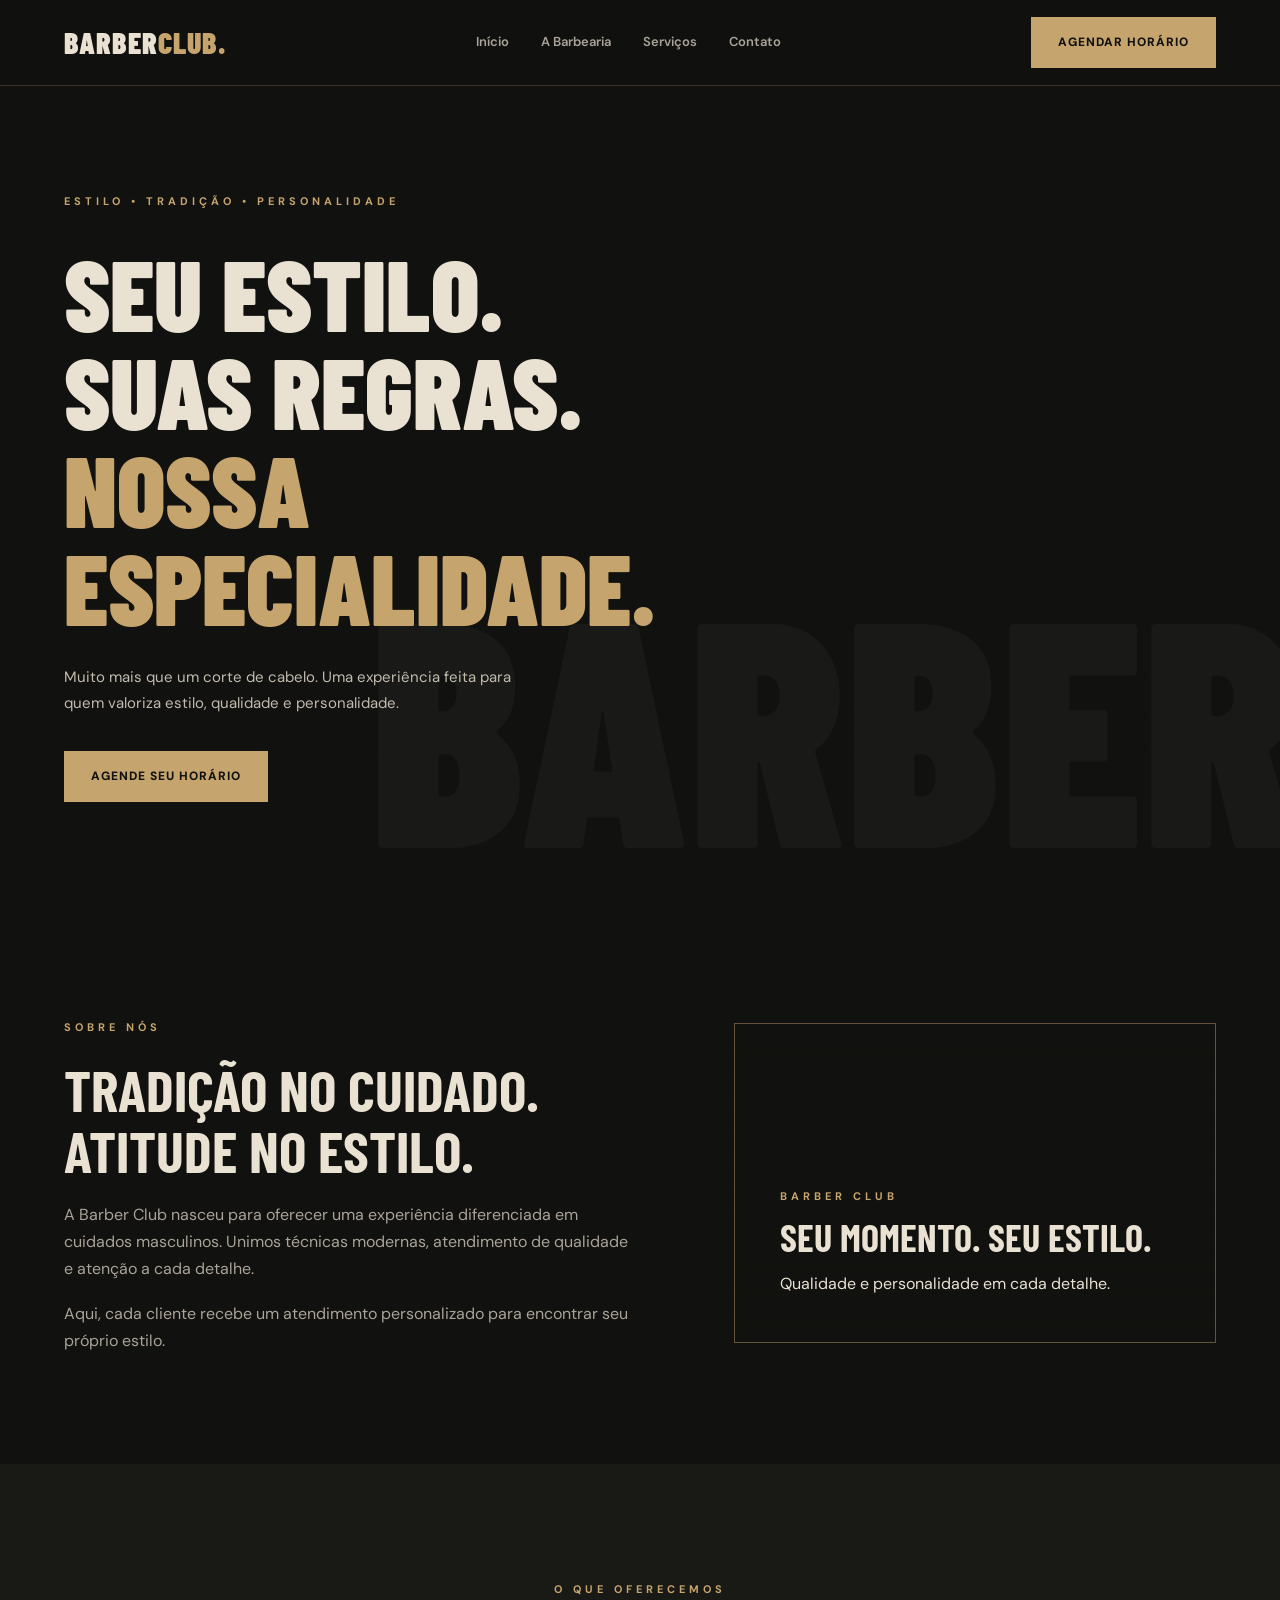
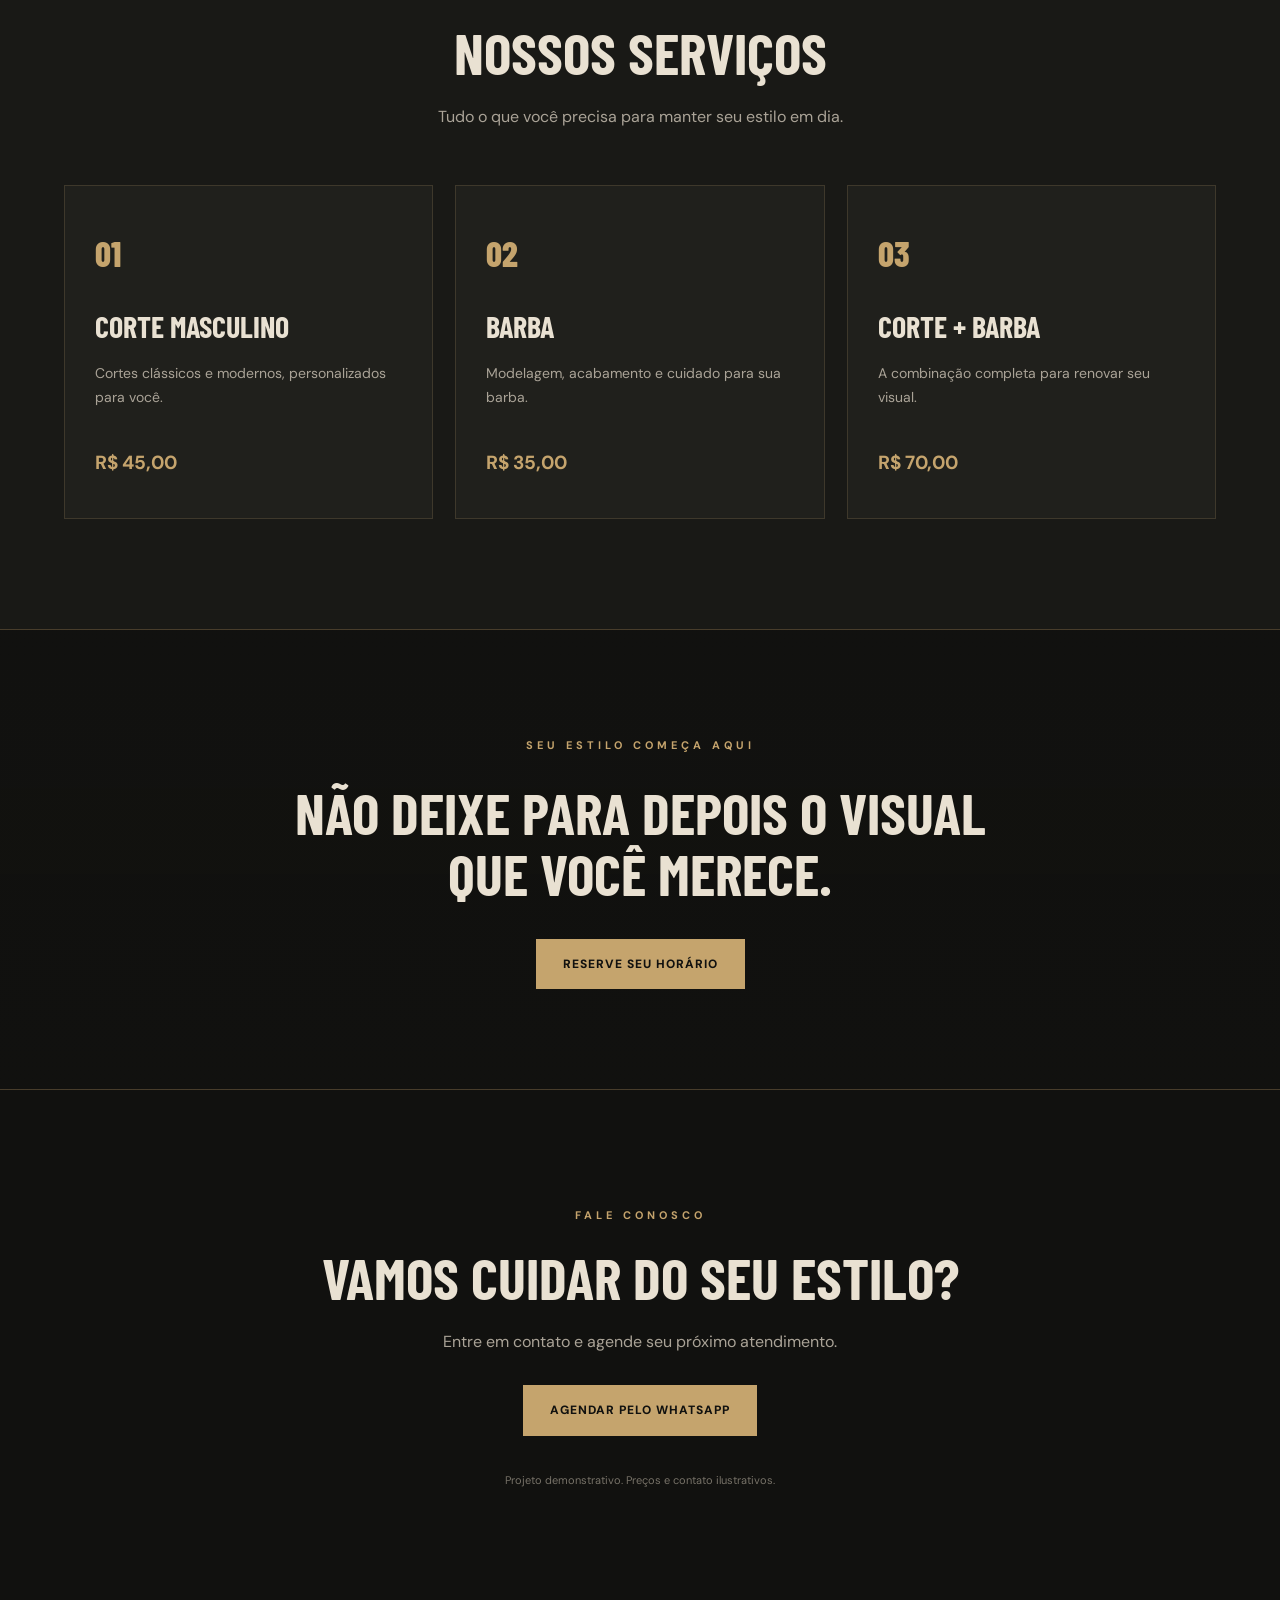
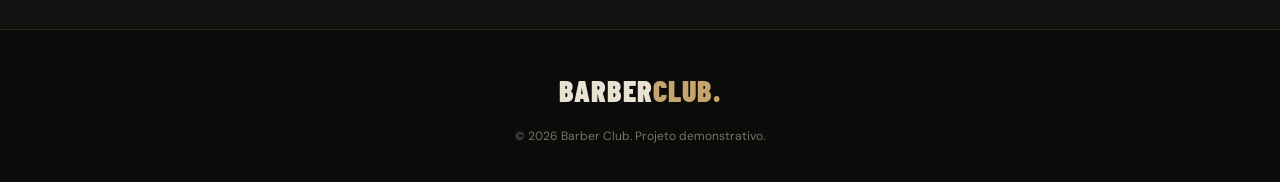
<file: projetos/barber-club/index.html>
<!DOCTYPE html>
<html lang="pt-BR">
<head>
    <meta charset="UTF-8">
    <meta name="viewport" content="width=device-width, initial-scale=1.0">
    <meta name="description" content="Barber Club - Barbearia especializada em estilo, tradição e cuidado masculino.">
    <title>Barber Club | Barbearia</title>
    <link rel="stylesheet" href="style.css">
</head>

<body>

    <header class="header">
        <div class="container nav">
            <a href="#inicio" class="logo">BARBER<span>CLUB.</span></a>

            <nav>
                <a href="#inicio">Início</a>
                <a href="#sobre">A Barbearia</a>
                <a href="#servicos">Serviços</a>
                <a href="#contato">Contato</a>
            </nav>

            <a href="#contato" class="btn">Agendar horário</a>
        </div>
    </header>

    <main>

        <section class="hero" id="inicio">
            <div class="container hero-content">
                <span class="tag">ESTILO • TRADIÇÃO • PERSONALIDADE</span>

                <h1>
                    Seu estilo.<br>
                    Suas regras.<br>
                    <span>Nossa especialidade.</span>
                </h1>

                <p>
                    Muito mais que um corte de cabelo.
                    Uma experiência feita para quem valoriza
                    estilo, qualidade e personalidade.
                </p>

                <a href="#contato" class="btn">Agende seu horário</a>
            </div>
        </section>

        <section class="sobre section" id="sobre">
            <div class="container sobre-grid">
                <div>
                    <span class="section-label">SOBRE NÓS</span>
                    <h2>Tradição no cuidado. Atitude no estilo.</h2>

                    <p>
                        A Barber Club nasceu para oferecer uma
                        experiência diferenciada em cuidados masculinos.
                        Unimos técnicas modernas, atendimento de qualidade
                        e atenção a cada detalhe.
                    </p>

                    <p>
                        Aqui, cada cliente recebe um atendimento
                        personalizado para encontrar seu próprio estilo.
                    </p>
                </div>

                <div class="sobre-card">
                    <span>BARBER CLUB</span>
                    <h3>Seu momento. Seu estilo.</h3>
                    <p>Qualidade e personalidade em cada detalhe.</p>
                </div>
            </div>
        </section>

        <section class="servicos section" id="servicos">
            <div class="container">
                <span class="section-label">O QUE OFERECEMOS</span>
                <h2>Nossos serviços</h2>

                <p class="descricao">
                    Tudo o que você precisa para manter seu estilo em dia.
                </p>

                <div class="cards">
                    <article class="card">
                        <span>01</span>
                        <h3>Corte masculino</h3>
                        <p>Cortes clássicos e modernos, personalizados para você.</p>
                        <strong>R$ 45,00</strong>
                    </article>

                    <article class="card">
                        <span>02</span>
                        <h3>Barba</h3>
                        <p>Modelagem, acabamento e cuidado para sua barba.</p>
                        <strong>R$ 35,00</strong>
                    </article>

                    <article class="card">
                        <span>03</span>
                        <h3>Corte + Barba</h3>
                        <p>A combinação completa para renovar seu visual.</p>
                        <strong>R$ 70,00</strong>
                    </article>
                </div>
            </div>
        </section>

        <section class="destaque">
            <div class="container">
                <span>SEU ESTILO COMEÇA AQUI</span>
                <h2>Não deixe para depois o visual que você merece.</h2>
                <a href="#contato" class="btn">Reserve seu horário</a>
            </div>
        </section>

        <section class="contato section" id="contato">
            <div class="container">
                <span class="section-label">FALE CONOSCO</span>
                <h2>Vamos cuidar do seu estilo?</h2>

                <p>
                    Entre em contato e agende seu próximo atendimento.
                </p>

                <a
                    href="https://wa.me/5500000000000"
                    class="btn"
                    target="_blank"
                    rel="noopener noreferrer"
                >
                    Agendar pelo WhatsApp
                </a>

                <p class="aviso">
                    Projeto demonstrativo. Preços e contato ilustrativos.
                </p>
            </div>
        </section>

    </main>

    <footer>
        <div class="container">
            <a href="#inicio" class="logo">BARBER<span>CLUB.</span></a>
            <p>© 2026 Barber Club. Projeto demonstrativo.</p>
        </div>
    </footer>

</body>
</html>
</file>
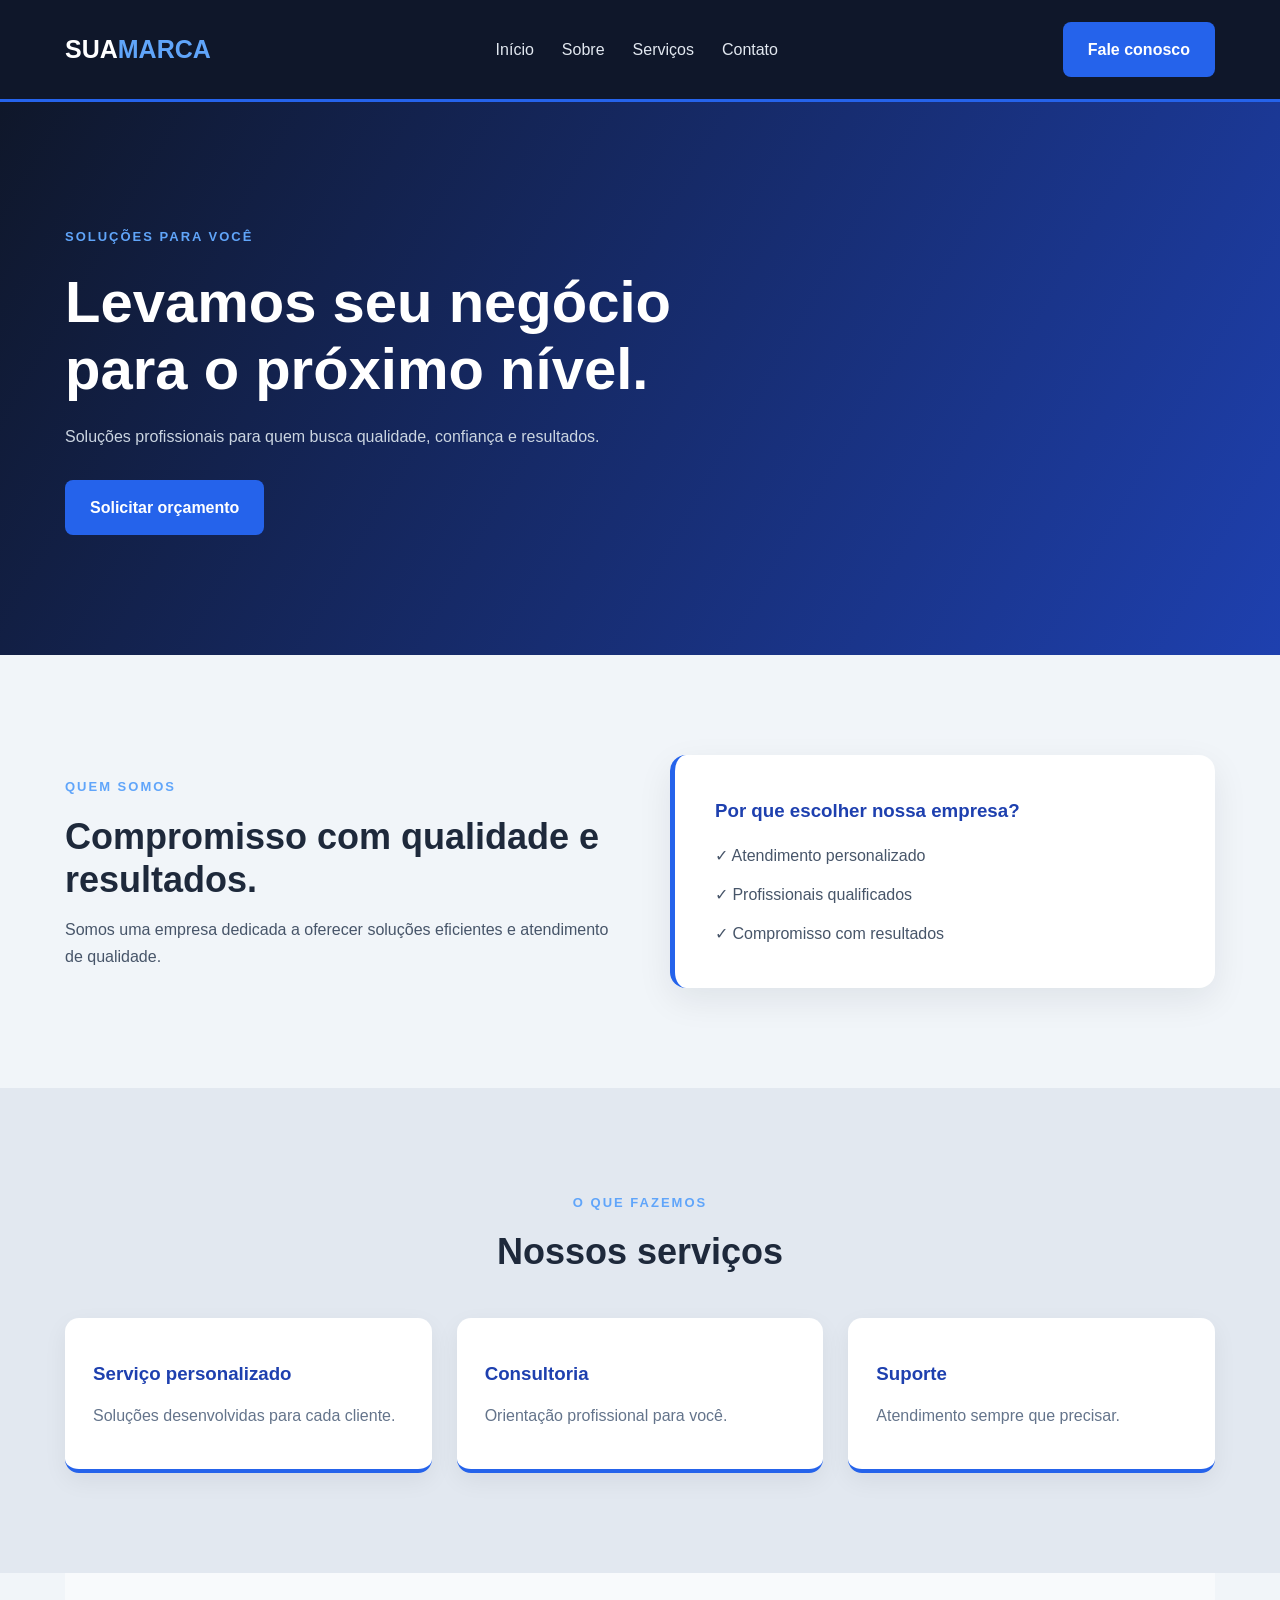
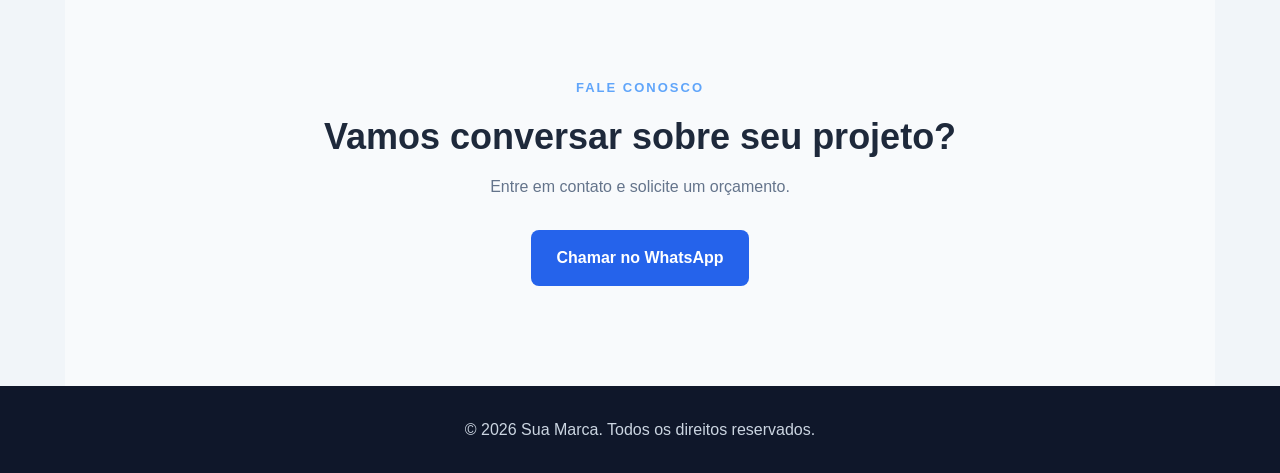
<file: projetos/modelo-1-institucional/index.html>
<!DOCTYPE html>
<html lang="pt-BR">
<head>
    <meta charset="UTF-8">
    <meta name="viewport" content="width=device-width, initial-scale=1.0">
    <title>Empresa | Soluções profissionais</title>
    <link rel="stylesheet" href="style.css">
</head>
<body>

<header>
    <nav class="container">
        <a href="#" class="logo">SUA<span>MARCA</span></a>
        <ul>
            <li><a href="#inicio">Início</a></li>
            <li><a href="#sobre">Sobre</a></li>
            <li><a href="#servicos">Serviços</a></li>
            <li><a href="#contato">Contato</a></li>
        </ul>
        <a href="#contato" class="btn">Fale conosco</a>
    </nav>
</header>

<main>
    <section class="hero" id="inicio">
        <div class="container">
            <span>SOLUÇÕES PARA VOCÊ</span>
            <h1>Levamos seu negócio para o próximo nível.</h1>
            <p>Soluções profissionais para quem busca qualidade, confiança e resultados.</p>
            <a href="#contato" class="btn">Solicitar orçamento</a>
        </div>
    </section>

    <section class="sobre container" id="sobre">
        <div>
            <span>QUEM SOMOS</span>
            <h2>Compromisso com qualidade e resultados.</h2>
            <p>Somos uma empresa dedicada a oferecer soluções eficientes e atendimento de qualidade.</p>
        </div>
        <div class="sobre-card">
            <h3>Por que escolher nossa empresa?</h3>
            <p>✓ Atendimento personalizado</p>
            <p>✓ Profissionais qualificados</p>
            <p>✓ Compromisso com resultados</p>
        </div>
    </section>

    <section class="servicos" id="servicos">
        <div class="container">
            <span>O QUE FAZEMOS</span>
            <h2>Nossos serviços</h2>
            <div class="cards">
                <article class="card">
                    <h3>Serviço personalizado</h3>
                    <p>Soluções desenvolvidas para cada cliente.</p>
                </article>
                <article class="card">
                    <h3>Consultoria</h3>
                    <p>Orientação profissional para você.</p>
                </article>
                <article class="card">
                    <h3>Suporte</h3>
                    <p>Atendimento sempre que precisar.</p>
                </article>
            </div>
        </div>
    </section>

    <section class="contato container" id="contato">
        <span>FALE CONOSCO</span>
        <h2>Vamos conversar sobre seu projeto?</h2>
        <p>Entre em contato e solicite um orçamento.</p>
        <a href="https://wa.me/5500000000000" class="btn">Chamar no WhatsApp</a>
    </section>
</main>

<footer>
    <p>© 2026 Sua Marca. Todos os direitos reservados.</p>
</footer>

</body>
</html>
</file>
<file: projetos/barber-club/style.css>
@import url('https://fonts.googleapis.com/css2?family=Barlow+Condensed:wght@400;500;600;700;800;900&family=DM+Sans:wght@400;500;600;700&display=swap');

:root {
    --black: #11110f;
    --dark: #191916;
    --gold: #c5a46d;
    --cream: #e9e1d2;
    --muted: #aaa397;
}

* {
    margin: 0;
    padding: 0;
    box-sizing: border-box;
}

html {
    scroll-behavior: smooth;
}

body {
    background: var(--black);
    color: var(--cream);
    font-family: 'DM Sans', sans-serif;
    line-height: 1.7;
}

a {
    text-decoration: none;
}

.container {
    width: 90%;
    max-width: 1200px;
    margin: auto;
}

/* HEADER */

.header {
    background: rgba(17, 17, 15, 0.96);
    border-bottom: 1px solid rgba(197, 164, 109, 0.25);
    position: sticky;
    top: 0;
    z-index: 100;
}

.nav {
    min-height: 85px;
    display: flex;
    justify-content: space-between;
    align-items: center;
    gap: 25px;
}

.logo {
    font-family: 'Barlow Condensed', sans-serif;
    font-size: 30px;
    font-weight: 900;
    letter-spacing: 1px;
    color: var(--cream);
}

.logo span {
    color: var(--gold);
}

nav {
    display: flex;
    gap: 32px;
}

nav a {
    color: var(--muted);
    font-size: 13px;
    font-weight: 600;
    transition: 0.3s;
}

nav a:hover {
    color: var(--gold);
}

/* BOTÕES */

.btn {
    display: inline-block;
    background: var(--gold);
    color: var(--black);
    padding: 14px 26px;
    font-size: 12px;
    font-weight: 800;
    letter-spacing: 1px;
    text-transform: uppercase;
    border: 1px solid var(--gold);
    transition: 0.3s;
}

.btn:hover {
    background: transparent;
    color: var(--gold);
    transform: translateY(-3px);
}

/* HERO */

.hero {
    min-height: 650px;
    display: flex;
    align-items: center;
    position: relative;
    overflow: hidden;
    background:
        linear-gradient(90deg, rgba(17,17,15,0.98) 0%, rgba(17,17,15,0.88) 48%, rgba(17,17,15,0.35) 100%),
        url('https://images.unsplash.com/photo-1503951914875-452162b0f3f1?auto=format&fit=crop&w=1800&q=90') center/cover;
}

.hero::after {
    content: 'BARBER';
    position: absolute;
    right: -20px;
    bottom: -90px;
    font-family: 'Barlow Condensed', sans-serif;
    font-size: clamp(150px, 25vw, 340px);
    font-weight: 900;
    color: rgba(255,255,255,0.035);
    pointer-events: none;
}

.hero-content {
    position: relative;
    z-index: 1;
    padding-top: 100px;
    padding-bottom: 100px;
}

.tag,
.section-label {
    color: var(--gold);
    font-size: 11px;
    font-weight: 700;
    letter-spacing: 4px;
}

.hero h1 {
    font-family: 'Barlow Condensed', sans-serif;
    font-size: clamp(55px, 8vw, 100px);
    font-weight: 900;
    line-height: 0.98;
    text-transform: uppercase;
    max-width: 750px;
    margin: 30px 0;
}

.hero h1 span {
    color: var(--gold);
}

.hero p {
    color: #c2bbae;
    max-width: 470px;
    font-size: 15px;
    margin-bottom: 35px;
}

/* SEÇÕES */

.section {
    padding: 110px 0;
}

h2 {
    font-family: 'Barlow Condensed', sans-serif;
    font-size: clamp(38px, 5vw, 58px);
    line-height: 1.05;
    text-transform: uppercase;
    margin: 20px 0;
}

.sobre-grid {
    display: grid;
    grid-template-columns: 1.1fr 0.9fr;
    align-items: center;
    gap: 80px;
}

.sobre p {
    color: var(--muted);
    margin-top: 18px;
    max-width: 570px;
}

.sobre-card {
    min-height: 320px;
    padding: 45px;
    border: 1px solid rgba(197, 164, 109, 0.45);
    display: flex;
    flex-direction: column;
    justify-content: flex-end;
    background:
        linear-gradient(0deg, rgba(17,17,15,0.95), rgba(17,17,15,0.25)),
        url('https://images.unsplash.com/photo-1621605815971-fbc98d665033?auto=format&fit=crop&w=1000&q=85') center/cover;
}

.sobre-card span {
    color: var(--gold);
    letter-spacing: 4px;
    font-size: 11px;
    font-weight: bold;
}

.sobre-card h3 {
    font-family: 'Barlow Condensed', sans-serif;
    font-size: 38px;
    text-transform: uppercase;
}

.sobre-card p {
    color: var(--cream);
    margin: 0;
}

/* SERVIÇOS */

.servicos {
    background: var(--dark);
    text-align: center;
}

.descricao {
    color: var(--muted);
    margin-bottom: 55px;
}

.cards {
    display: grid;
    grid-template-columns: repeat(3, 1fr);
    gap: 22px;
    text-align: left;
}

.card {
    background: #20201c;
    border: 1px solid rgba(197, 164, 109, 0.18);
    padding: 38px 30px;
    min-height: 290px;
    transition: 0.35s;
    position: relative;
}

.card:hover {
    transform: translateY(-9px);
    border-color: var(--gold);
    background: #27251f;
}

.card > span {
    color: var(--gold);
    font-family: 'Barlow Condensed', sans-serif;
    font-size: 35px;
    font-weight: 800;
}

.card h3 {
    font-family: 'Barlow Condensed', sans-serif;
    font-size: 30px;
    text-transform: uppercase;
    margin: 18px 0 10px;
}

.card p {
    color: var(--muted);
    font-size: 14px;
    min-height: 65px;
}

.card strong {
    display: block;
    color: var(--gold);
    font-size: 19px;
    margin-top: 20px;
}

/* CHAMADA */

.destaque {
    padding: 100px 20px;
    text-align: center;
    background:
        linear-gradient(rgba(17,17,15,0.88), rgba(17,17,15,0.94)),
        url('https://images.unsplash.com/photo-1599351431202-1e0f0137899a?auto=format&fit=crop&w=1600&q=85') center/cover;
    border-top: 1px solid rgba(197, 164, 109, 0.3);
    border-bottom: 1px solid rgba(197, 164, 109, 0.3);
}

.destaque span {
    color: var(--gold);
    letter-spacing: 4px;
    font-size: 11px;
    font-weight: bold;
}

.destaque h2 {
    max-width: 750px;
    margin: 25px auto 35px;
}

/* CONTATO */

.contato {
    text-align: center;
}

.contato p {
    color: var(--muted);
    margin: 20px 0 30px;
}

.contato .aviso {
    font-size: 11px;
    margin-top: 35px;
    color: #777268;
}

/* RODAPÉ */

footer {
    background: #0b0b0a;
    border-top: 1px solid rgba(197, 164, 109, 0.2);
    padding: 35px 0;
    text-align: center;
}

footer p {
    color: #777268;
    font-size: 12px;
    margin-top: 10px;
}

/* RESPONSIVIDADE */

@media (max-width: 850px) {
    .nav {
        flex-wrap: wrap;
        justify-content: center;
        padding: 20px 0;
    }

    nav {
        order: 3;
        width: 100%;
        justify-content: center;
        flex-wrap: wrap;
        gap: 18px;
    }

    .sobre-grid {
        grid-template-columns: 1fr;
        gap: 40px;
    }

    .cards {
        grid-template-columns: 1fr;
    }

    .card {
        min-height: auto;
    }
}

@media (max-width: 500px) {
    .hero {
        min-height: 580px;
    }

    .hero-content {
        padding-top: 75px;
        padding-bottom: 75px;
    }

    .section {
        padding: 75px 0;
    }

    .sobre-card {
        min-height: 260px;
        padding: 25px;
    }

    .btn {
        padding: 13px 18px;
    }
}
</file>
<file: projetos/modelo-1-institucional/style.css>
* {
    margin: 0;
    padding: 0;
    box-sizing: border-box;
}

html {
    scroll-behavior: smooth;
}

body {
    font-family: Arial, sans-serif;
    background: #f1f5f9;
    color: #1e293b;
    line-height: 1.7;
}

.container {
    width: 90%;
    max-width: 1150px;
    margin: auto;
}

header {
    background: #0f172a;
    padding: 22px 0;
    border-bottom: 3px solid #2563eb;
}

nav {
    display: flex;
    justify-content: space-between;
    align-items: center;
    gap: 20px;
}

.logo {
    font-size: 25px;
    font-weight: bold;
    color: white;
    text-decoration: none;
}

.logo span {
    color: #60a5fa;
}

nav ul {
    display: flex;
    list-style: none;
    gap: 28px;
}

nav ul a {
    color: #e2e8f0;
    text-decoration: none;
    transition: 0.3s;
}

nav ul a:hover {
    color: #60a5fa;
}

.btn {
    display: inline-block;
    background: #2563eb;
    color: white;
    padding: 14px 25px;
    border-radius: 8px;
    text-decoration: none;
    font-weight: bold;
    transition: 0.3s;
}

.btn:hover {
    background: #1d4ed8;
    transform: translateY(-3px);
}

.hero {
    background: linear-gradient(120deg, #0f172a, #1e40af);
    padding: 120px 0;
    color: white;
}

.hero span,
.sobre span,
.servicos span,
.contato span {
    color: #60a5fa;
    font-size: 13px;
    font-weight: bold;
    letter-spacing: 2px;
}

.hero h1 {
    font-size: clamp(35px, 5vw, 58px);
    max-width: 700px;
    line-height: 1.15;
    margin: 20px 0;
}

.hero p {
    max-width: 550px;
    color: #cbd5e1;
    margin-bottom: 30px;
}

.sobre {
    display: grid;
    grid-template-columns: 1fr 1fr;
    gap: 60px;
    align-items: center;
    padding-top: 100px;
    padding-bottom: 100px;
}

h2 {
    font-size: 36px;
    line-height: 1.2;
    margin: 15px 0;
}

.sobre p {
    color: #475569;
    margin-top: 12px;
}

.sobre-card {
    background: white;
    padding: 40px;
    border-radius: 16px;
    border-left: 5px solid #2563eb;
    box-shadow: 0 12px 35px rgba(15, 23, 42, 0.08);
}

.sobre-card h3 {
    margin-bottom: 15px;
    color: #1e40af;
}

.servicos {
    background: #e2e8f0;
    padding: 100px 0;
    text-align: center;
}

.cards {
    display: grid;
    grid-template-columns: repeat(3, 1fr);
    gap: 25px;
    margin-top: 45px;
}

.card {
    background: white;
    padding: 40px 28px;
    border-radius: 14px;
    text-align: left;
    border-bottom: 4px solid #2563eb;
    box-shadow: 0 8px 25px rgba(15, 23, 42, 0.06);
    transition: 0.3s;
}

.card:hover {
    transform: translateY(-7px);
    box-shadow: 0 15px 35px rgba(15, 23, 42, 0.12);
}

.card h3 {
    margin-bottom: 12px;
    color: #1e40af;
}

.card p {
    color: #64748b;
}

.contato {
    background: #f8fafc;
    text-align: center;
    padding: 100px 20px;
}

.contato p {
    margin-bottom: 30px;
    color: #64748b;
}

footer {
    background: #0f172a;
    color: #cbd5e1;
    text-align: center;
    padding: 30px;
}

@media (max-width: 750px) {
    nav {
        flex-wrap: wrap;
    }

    nav ul {
        order: 3;
        width: 100%;
        justify-content: center;
        flex-wrap: wrap;
        gap: 15px;
    }

    .sobre,
    .cards {
        grid-template-columns: 1fr;
    }

    .hero {
        padding: 80px 0;
    }
}
</file>
